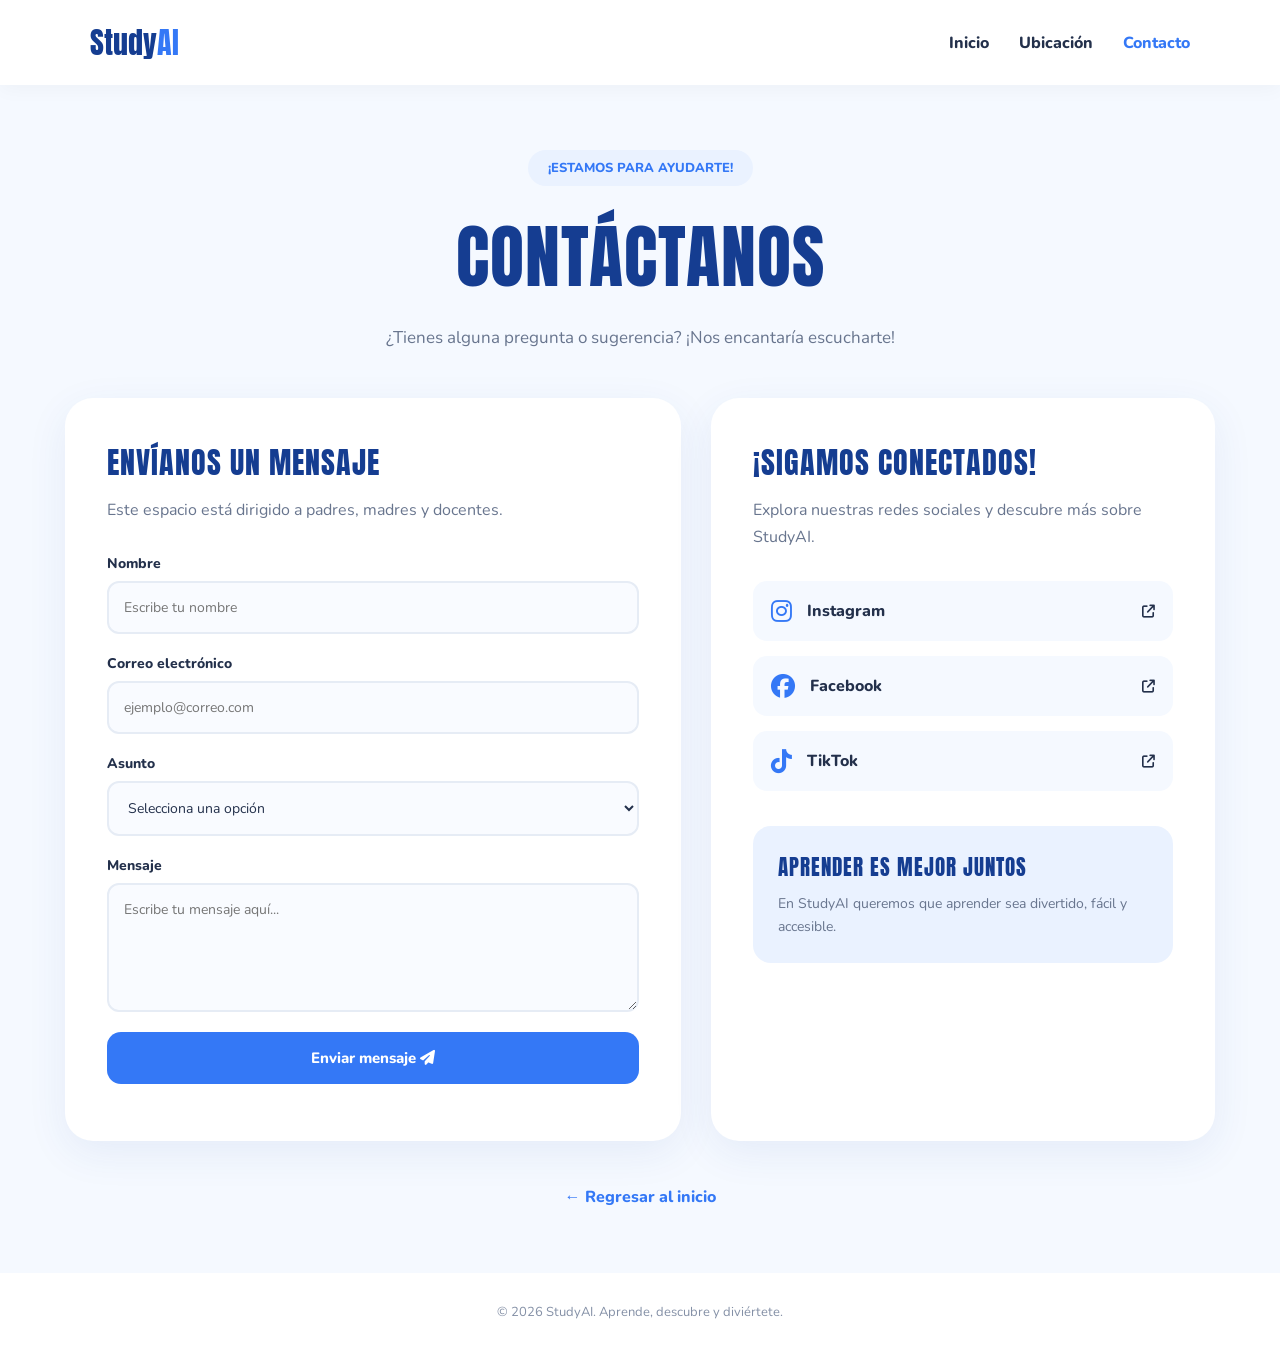
<file: contacto.html>
<!DOCTYPE html>
<html lang="es">
<head>
    <meta charset="UTF-8">
    <meta name="viewport" content="width=device-width, initial-scale=1.0">

    <title>Contacto | StudyAI</title>

    <!-- Tipografías -->
    <link href="https://fonts.googleapis.com/css2?family=Anton&family=Nunito:wght@400;500;600;700;800&display=swap" rel="stylesheet">

    <!-- Iconos -->
    <link rel="stylesheet" href="https://cdnjs.cloudflare.com/ajax/libs/font-awesome/6.5.2/css/all.min.css">

    <!-- CSS -->
    <link rel="stylesheet" href="css/paginas.css">
</head>
<body>

    <!-- NAVEGACIÓN -->
    <header class="header">
        <nav class="navbar">
            <a href="index.html" class="logo">Study<span>AI</span></a>

            <div class="nav-links">
                <a href="index.html">Inicio</a>
                <a href="ubicacion.html">Ubicación</a>
                <a href="contacto.html" class="active">Contacto</a>
            </div>
        </nav>
    </header>

    <!-- CONTENIDO -->
    <main class="page-container">

        <section class="page-heading">
            <span class="tag">¡ESTAMOS PARA AYUDARTE!</span>
            <h1>CONTÁCTANOS</h1>

            <p>
                ¿Tienes alguna pregunta o sugerencia?
                ¡Nos encantaría escucharte!
            </p>
        </section>

        <section class="contact-grid">

            <!-- FORMULARIO -->
            <div class="contact-card">

                <h2>ENVÍANOS UN MENSAJE</h2>

                <p>
                    Este espacio está dirigido a padres,
                    madres y docentes.
                </p>

                <form id="formContacto">

                    <div class="form-group">
                        <label for="nombre">Nombre</label>
                        <input
                            type="text"
                            id="nombre"
                            placeholder="Escribe tu nombre"
                            autocomplete="name"
                            maxlength="80"
                            required>
                    </div>

                    <div class="form-group">
                        <label for="correo">Correo electrónico</label>
                        <input
                            type="email"
                            id="correo"
                            placeholder="ejemplo@correo.com"
                            autocomplete="email"
                            required>
                    </div>

                    <div class="form-group">
                        <label for="asunto">Asunto</label>
                        <select id="asunto" required>
                            <option value="">Selecciona una opción</option>
                            <option value="Pregunta general">Pregunta general</option>
                            <option value="Soporte técnico">Soporte técnico</option>
                            <option value="Sugerencia">Sugerencia</option>
                            <option value="Otro">Otro</option>
                        </select>
                    </div>

                    <div class="form-group">
                        <label for="mensaje">Mensaje</label>
                        <textarea
                            id="mensaje"
                            rows="5"
                            placeholder="Escribe tu mensaje aquí..."
                            maxlength="2000"
                            required></textarea>
                    </div>

                    <button type="submit" class="btn-primary">
                        Enviar mensaje <i class="fa-solid fa-paper-plane"></i>
                    </button>

                    <p id="respuesta" class="status-message" role="status" aria-live="polite"></p>

                </form>
            </div>

            <!-- REDES SOCIALES -->
            <div class="social-card">

                <h2>¡SIGAMOS CONECTADOS!</h2>

                <p>
                    Explora nuestras redes sociales
                    y descubre más sobre StudyAI.
                </p>

                <div class="social-links">

                    <a href="https://www.instagram.com/"
                       target="_blank"
                       rel="noopener noreferrer"
                       class="social-link instagram">
                        <i class="fa-brands fa-instagram"></i>
                        Instagram
                        <i class="fa-solid fa-arrow-up-right-from-square"></i>
                    </a>

                    <a href="https://www.facebook.com/"
                       target="_blank"
                       rel="noopener noreferrer"
                       class="social-link facebook">
                        <i class="fa-brands fa-facebook"></i>
                        Facebook
                        <i class="fa-solid fa-arrow-up-right-from-square"></i>
                    </a>

                    <a href="https://www.tiktok.com/"
                       target="_blank"
                       rel="noopener noreferrer"
                       class="social-link tiktok">
                        <i class="fa-brands fa-tiktok"></i>
                        TikTok
                        <i class="fa-solid fa-arrow-up-right-from-square"></i>
                    </a>

                </div>

                <div class="contact-note">
                    <h3>APRENDER ES MEJOR JUNTOS</h3>
                    <p>
                        En StudyAI queremos que aprender
                        sea divertido, fácil y accesible.
                    </p>
                </div>

            </div>

        </section>

        <div class="back-container">
            <a href="index.html" class="back-link">
                ← Regresar al inicio
            </a>
        </div>

    </main>

    <!-- FOOTER -->
    <footer class="footer">
        <p>© 2026 StudyAI. Aprende, descubre y diviértete.</p>
    </footer>

    <!-- LIBRERÍAS -->
    <script src="https://cdnjs.cloudflare.com/ajax/libs/gsap/3.12.5/gsap.min.js"></script>

    <!-- JS -->
    <script src="js/contacto.js"></script>

</body>
</html>
</file>
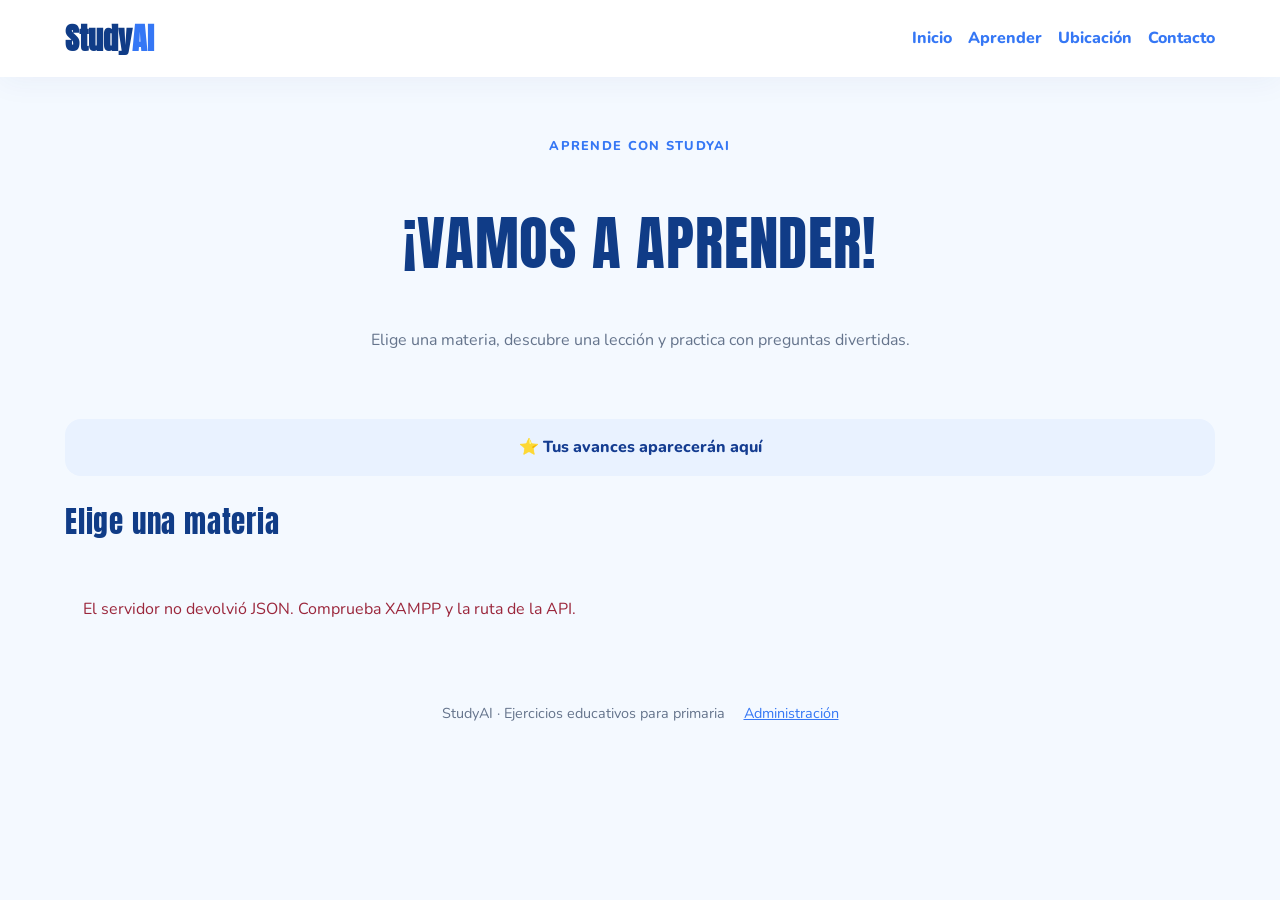
<file: explorar.html>
<!doctype html>
<html lang="es">
<head>
  <meta charset="utf-8"><meta name="viewport" content="width=device-width,initial-scale=1">
  <meta name="description" content="Explora las lecciones y ejercicios de Español y Matemáticas en StudyAI.">
  <title>Aprende y explora | StudyAI</title>
  <link href="https://fonts.googleapis.com/css2?family=Anton&family=Nunito:wght@400;600;700;800&display=swap" rel="stylesheet">
  <link rel="stylesheet" href="css/backend.css">
  <link rel="stylesheet" href="css/lecciones-extra.css">
  <script defer src="js/explorar.js"></script>
</head>
<body>
  <header class="site-header"><nav class="wrap topnav">
    <a class="brand" href="index.html">Study<span>AI</span></a>
    <div><a href="index.html">Inicio</a><a href="explorar.html" aria-current="page">Aprender</a><a href="ubicacion.html">Ubicación</a><a href="contacto.html">Contacto</a></div>
  </nav></header>
  <main class="wrap">
    <section class="hero"><span class="eyebrow">APRENDE CON STUDYAI</span><h1 id="titulo-principal">¡VAMOS A APRENDER!</h1><p id="descripcion-principal">Elige una materia, descubre una lección y practica con preguntas divertidas.</p></section>
    <p id="resumen-progreso" class="progress-summary" aria-live="polite">⭐ Tus avances aparecerán aquí</p>
    <section aria-labelledby="titulo-materias"><h2 id="titulo-materias">Elige una materia</h2><div id="materias" class="tilegrid" aria-live="polite"><p>Cargando materias…</p></div></section>
    <section id="bloque-lecciones" class="section-space" hidden aria-labelledby="titulo-lecciones"><h2 id="titulo-lecciones">Lecciones</h2><div id="lecciones" class="tilegrid"></div></section>
    <section id="bloque-actividad" class="section-space" hidden aria-labelledby="titulo-actividad"><div class="card"><p class="eyebrow" id="etiqueta-leccion"></p><h2 id="titulo-actividad">Practiquemos</h2><p id="contenido-leccion"></p><div id="actividades"></div></div></section>
    <p id="estado" role="status" aria-live="polite"></p>
  </main>
  <footer class="foot">StudyAI · Ejercicios educativos para primaria <a href="admin/login.php">Administración</a></footer>
</body></html>
</file>
<file: css/paginas.css>
/* =========================
   ESTILOS GENERALES
========================= */

:root {
    --azul: #3478f6;
    --azul-oscuro: #153d91;
    --azul-claro: #eaf2ff;
    --fondo: #f5f9ff;
    --texto: #23304b;
    --blanco: #ffffff;
}

* {
    margin: 0;
    padding: 0;
    box-sizing: border-box;
}

body {
    font-family: 'Nunito', sans-serif;
    background: var(--fondo);
    color: var(--texto);
    min-height: 100vh;
}

h1, h2, h3 {
    font-family: 'Anton', sans-serif;
    font-weight: 400;
    letter-spacing: 1px;
}

a {
    text-decoration: none;
}

/* =========================
   NAVEGACIÓN
========================= */

.header {
    background: white;
    padding: 20px 7%;
    box-shadow: 0 3px 20px rgba(0, 0, 0, 0.04);
}

.navbar {
    max-width: 1200px;
    margin: auto;
    display: flex;
    align-items: center;
    justify-content: space-between;
    gap: 20px;
}

.logo {
    font-family: 'Anton', sans-serif;
    font-size: 30px;
    color: var(--azul-oscuro);
}

.logo span {
    color: var(--azul);
}

.nav-links {
    display: flex;
    gap: 30px;
}

.nav-links a {
    color: var(--texto);
    font-weight: 800;
    transition: 0.3s;
}

.nav-links a:hover,
.nav-links .active {
    color: var(--azul);
}

/* =========================
   CONTENEDOR
========================= */

.page-container {
    max-width: 1200px;
    margin: auto;
    padding: 65px 25px;
}

.page-heading {
    text-align: center;
    margin-bottom: 45px;
}

.tag {
    display: inline-block;
    background: var(--azul-claro);
    color: var(--azul);
    padding: 9px 20px;
    border-radius: 50px;
    font-weight: 800;
    font-size: 13px;
    margin-bottom: 18px;
}

.page-heading h1 {
    font-size: clamp(40px, 6vw, 70px);
    color: var(--azul-oscuro);
    margin-bottom: 15px;
}

.page-heading p {
    max-width: 550px;
    margin: auto;
    font-size: 17px;
    line-height: 1.7;
    color: #68758e;
}

/* =========================
   BOTONES
========================= */

.btn-primary {
    background: var(--azul);
    color: white;
    border: none;
    border-radius: 14px;
    padding: 16px 26px;
    font-family: 'Nunito', sans-serif;
    font-weight: 800;
    font-size: 15px;
    cursor: pointer;
    transition: 0.3s;
}

.btn-primary:hover {
    background: var(--azul-oscuro);
    transform: translateY(-3px);
}

.btn-primary:disabled {
    opacity: 0.6;
    cursor: wait;
}

.status-message {
    margin-top: 15px;
    font-size: 14px;
    color: var(--azul-oscuro);
    font-weight: 700;
}

/* =========================
   GEOLOCALIZACIÓN
========================= */

.location-card {
    display: grid;
    grid-template-columns: 0.85fr 1.15fr;
    background: white;
    border-radius: 28px;
    overflow: hidden;
    box-shadow: 0 12px 40px rgba(34, 81, 162, 0.08);
}

.location-info {
    padding: 55px 40px;
    display: flex;
    flex-direction: column;
    align-items: flex-start;
    justify-content: center;
}

.location-icon {
    width: 80px;
    height: 80px;
    background: var(--azul-claro);
    border-radius: 22px;
    display: flex;
    align-items: center;
    justify-content: center;
    font-size: 38px;
    margin-bottom: 25px;
}

.location-info h2 {
    color: var(--azul-oscuro);
    font-size: 34px;
    margin-bottom: 15px;
}

.location-info > p {
    line-height: 1.7;
    color: #68758e;
    margin-bottom: 25px;
}

.location-info .status-message {
    margin-bottom: 0;
}

.privacy-note {
    background: var(--azul-claro);
    color: var(--azul-oscuro);
    padding: 16px;
    border-radius: 12px;
    font-size: 13px;
    margin-top: 25px;
    line-height: 1.5;
}

.map-container {
    min-height: 480px;
}

#mapa {
    width: 100%;
    height: 100%;
    min-height: 480px;
    z-index: 1;
}

/* =========================
   CONTACTO
========================= */

.contact-grid {
    display: grid;
    grid-template-columns: 1.1fr 0.9fr;
    gap: 30px;
}

.contact-card,
.social-card {
    background: white;
    padding: 42px;
    border-radius: 28px;
    box-shadow: 0 12px 40px rgba(34, 81, 162, 0.08);
}

.contact-card h2,
.social-card h2 {
    font-size: 30px;
    color: var(--azul-oscuro);
    margin-bottom: 12px;
}

.contact-card > p,
.social-card > p {
    color: #68758e;
    line-height: 1.7;
    margin-bottom: 30px;
}

/* Formulario */

.form-group {
    display: flex;
    flex-direction: column;
    margin-bottom: 20px;
}

.form-group label {
    font-size: 14px;
    font-weight: 800;
    margin-bottom: 8px;
}

.form-group input,
.form-group select,
.form-group textarea {
    width: 100%;
    padding: 15px;
    border: 2px solid #e6ecf5;
    border-radius: 12px;
    background: #f9fbff;
    color: var(--texto);
    font-family: 'Nunito', sans-serif;
    font-size: 14px;
    outline: none;
    transition: 0.3s;
}

.form-group textarea {
    resize: vertical;
}

.form-group input:focus,
.form-group select:focus,
.form-group textarea:focus {
    border-color: var(--azul);
    background: white;
}

.contact-card .btn-primary {
    width: 100%;
}

/* Redes sociales */

.contact-emoji {
    width: 75px;
    height: 75px;
    background: var(--azul-claro);
    border-radius: 20px;
    display: flex;
    align-items: center;
    justify-content: center;
    font-size: 35px;
    margin-bottom: 25px;
}

.social-links {
    display: flex;
    flex-direction: column;
    gap: 15px;
}

.social-link {
    display: flex;
    align-items: center;
    gap: 15px;
    padding: 18px;
    border-radius: 14px;
    background: var(--fondo);
    color: var(--texto);
    font-weight: 800;
    transition: 0.3s;
}

.social-link i:first-child {
    font-size: 24px;
    color: var(--azul);
}

.social-link i:last-child {
    margin-left: auto;
    font-size: 13px;
}

.social-link:hover {
    background: var(--azul-claro);
    transform: translateX(5px);
}

.contact-note {
    background: var(--azul-claro);
    padding: 25px;
    border-radius: 18px;
    margin-top: 35px;
}

.contact-note h3 {
    color: var(--azul-oscuro);
    margin-bottom: 10px;
    font-size: 21px;
}

.contact-note p {
    color: #68758e;
    font-size: 14px;
    line-height: 1.6;
}

/* =========================
   REGRESAR Y FOOTER
========================= */

.back-container {
    text-align: center;
    margin-top: 45px;
}

.back-link {
    color: var(--azul);
    font-weight: 800;
}

.back-link:hover {
    text-decoration: underline;
}

.footer {
    padding: 30px 20px;
    text-align: center;
    background: white;
    color: #8490a6;
    font-size: 13px;
}

/* =========================
   RESPONSIVE
========================= */

@media (max-width: 850px) {

    .location-card,
    .contact-grid {
        grid-template-columns: 1fr;
    }

    .location-info {
        padding: 35px;
    }

    .map-container,
    #mapa {
        min-height: 400px;
    }

    .contact-card,
    .social-card {
        padding: 30px;
    }
}

@media (max-width: 520px) {

    .navbar {
        flex-direction: column;
    }

    .nav-links {
        gap: 18px;
        font-size: 13px;
    }

    .page-container {
        padding: 45px 18px;
    }

    .location-info,
    .contact-card,
    .social-card {
        padding: 25px;
    }

    .location-info h2 {
        font-size: 28px;
    }

    .map-container,
    #mapa {
        min-height: 340px;
    }
}
</file>
<file: css/backend.css>
:root{--blue:#3577f5;--dark:#103c87;--bg:#f4f9ff;--ink:#243550;--muted:#65748c;--radius:22px}*{box-sizing:border-box}body{margin:0;background:var(--bg);color:var(--ink);font-family:Nunito,'Segoe UI',sans-serif;line-height:1.55}h1,h2,h3{line-height:1.22}h1,h2{font-family:Anton,Impact,sans-serif;letter-spacing:.8px;color:var(--dark);font-weight:400}h1{font-size:clamp(2rem,5vw,3.7rem)}h2{font-size:1.8rem}a{color:var(--blue)}.wrap{width:min(1150px,92%);margin:auto}.site-header{background:white;box-shadow:0 5px 30px #1e44930d}.topnav{display:flex;align-items:center;justify-content:space-between;gap:18px;padding:16px 0}.brand{font:30px Anton,Impact,sans-serif;color:var(--dark);text-decoration:none}.brand span{color:var(--blue)}.topnav>div{display:flex;gap:16px;flex-wrap:wrap}.topnav a{text-decoration:none;font-weight:800}.hero{text-align:center;padding:56px 12px 34px}.hero p{color:var(--muted)}.eyebrow{color:var(--blue);font-size:.8rem;font-weight:800;letter-spacing:.1em}.tilegrid{display:grid;grid-template-columns:repeat(auto-fit,minmax(240px,1fr));gap:18px}.tile,.card{background:#fff;border:1px solid #e5edff;border-radius:var(--radius);box-shadow:0 7px 28px #224c980e}.tile{min-height:160px;padding:25px;text-align:left;display:flex;flex-direction:column;gap:10px;cursor:pointer;color:var(--ink);font:inherit;transition:transform .2s,box-shadow .2s}.tile:hover,.tile:focus-visible{transform:translateY(-3px);box-shadow:0 12px 35px #224c9829}.tile strong{font-size:1.35rem;color:var(--dark)}.tile small{color:var(--muted);font-size:.95rem}.tile-emoji{font-size:2.2rem}.section-space{padding-top:48px}.card{padding:30px;margin:20px auto}.narrow{max-width:460px;margin:8vh auto}.two{display:grid;grid-template-columns:repeat(2,minmax(0,1fr));gap:18px}.question-card{border-top:1px solid #e1e9fa;padding:20px 0}.question-card h3{font-size:1.03rem}label{display:flex;flex-direction:column;gap:6px;font-weight:800;margin:13px 0}input,textarea,select{padding:12px 14px;border:1.5px solid #d5e1f5;border-radius:11px;font:inherit;width:100%;background:#fbfdff}textarea{min-height:95px;resize:vertical}button{background:var(--blue);color:white;border:0;border-radius:11px;padding:11px 18px;font:800 .96rem Nunito,'Segoe UI',sans-serif;cursor:pointer}button:disabled{opacity:.5;cursor:wait}button.danger{background:#a82f45;padding:8px 11px}.question-card button{margin-top:6px}.result{font-weight:800}.ok{color:#176f52}.hint{color:#ab6810}.error{color:#9b273c}.foot{text-align:center;padding:46px 18px;color:var(--muted);font-size:.9rem}.foot a{margin-left:15px}.tablewrap{overflow:auto}table{border-collapse:collapse;width:100%}td,th{text-align:left;padding:12px;border-bottom:1px solid #e1e9fa}th{color:var(--dark)}nav:not(.topnav){display:flex;justify-content:space-between;gap:12px;flex-wrap:wrap;padding-top:24px}#estado{padding:18px;color:#9b273c}@media(max-width:720px){.two{grid-template-columns:1fr}.topnav{align-items:flex-start;flex-direction:column}.card{padding:20px}}
</file>
<file: css/lecciones-extra.css>
/* Añade este archivo DESPUÉS de backend.css */
.study-intro {font-size:1.05rem;line-height:1.7;margin:1.5rem 0 .5rem}
.study-muted {opacity:.7;font-size:.95rem}
.study-actions {display:flex;flex-wrap:wrap;gap:12px;margin:20px 0}
.btn-study {border:0;border-radius:14px;background:#3478f6;color:white;padding:13px 19px;font-family:Nunito,sans-serif;font-weight:800;cursor:pointer;transition:transform .2s,background .2s}
.btn-study:hover {transform:translateY(-2px);background:#205bc0}
.btn-study:disabled {opacity:.5;cursor:wait;transform:none}
.study-progress-head {display:flex;justify-content:space-between;gap:10px;margin:24px 0 10px;color:#163c88}
.study-progress {height:12px;background:#e4edfc;border-radius:99px;overflow:hidden;margin-bottom:20px}
.study-progress-fill {height:100%;background:#3478f6;border-radius:99px;transition:width .3s}
.question-card {display:grid;gap:14px;padding:22px;border:2px solid #e5eeff;border-radius:20px;background:#f7faff}
.question-card h3 {font-family:Nunito,sans-serif;font-size:1.15rem;line-height:1.5}
.question-card label {display:grid;gap:8px;font-weight:700}
.question-card input {width:100%;padding:13px 15px;border:2px solid #dce8fb;border-radius:12px;font:inherit}
.question-card button {justify-self:start}
.study-feedback {font-weight:800;line-height:1.6}
.study-feedback.ok {color:#19774b}.study-feedback.hint {color:#9b6213}
.study-ai-output:not(:empty) {margin-top:12px;background:#eaf2ff;color:#163c88;padding:20px;border-radius:18px;white-space:pre-wrap;line-height:1.7}
.study-ai-output p {margin-top:10px}
.study-celebration {font-size:4rem;text-align:center;margin:20px 0}
.study-result-title {font-size:2rem;text-align:center;color:#153d91}
.study-summary {text-align:center;font-size:1.1rem;margin:12px 0}
@media(max-width:600px){.study-actions{flex-direction:column}.study-actions button{width:100%}.study-progress-head{font-size:.9rem}}

/* Contenido didáctico enriquecido */
.lesson-panel {margin:22px 0;padding:25px;border:1px solid #d6e5ff;border-radius:22px;background:#f7faff;color:#1c3b78}
.lesson-panel-title {font-size:1.6rem;margin:8px 0 18px;color:#153d91}
.lesson-explanation,.lesson-example-text {white-space:pre-line;line-height:1.85;font-size:1.05rem;margin:0}
.lesson-example {margin-top:22px;padding:22px;background:#e3efff;border-left:5px solid #3478f6;border-radius:14px}
.lesson-example strong {display:block;margin-bottom:10px;color:#103b86}
.lesson-example-text {font-size:1.1rem}
@media(max-width:600px){.lesson-panel,.lesson-example{padding:17px}}

.progress-summary{padding:16px 20px;background:#e9f2ff;color:#153d91;border-radius:16px;font-weight:800;text-align:center;margin-bottom:28px}
</file>
